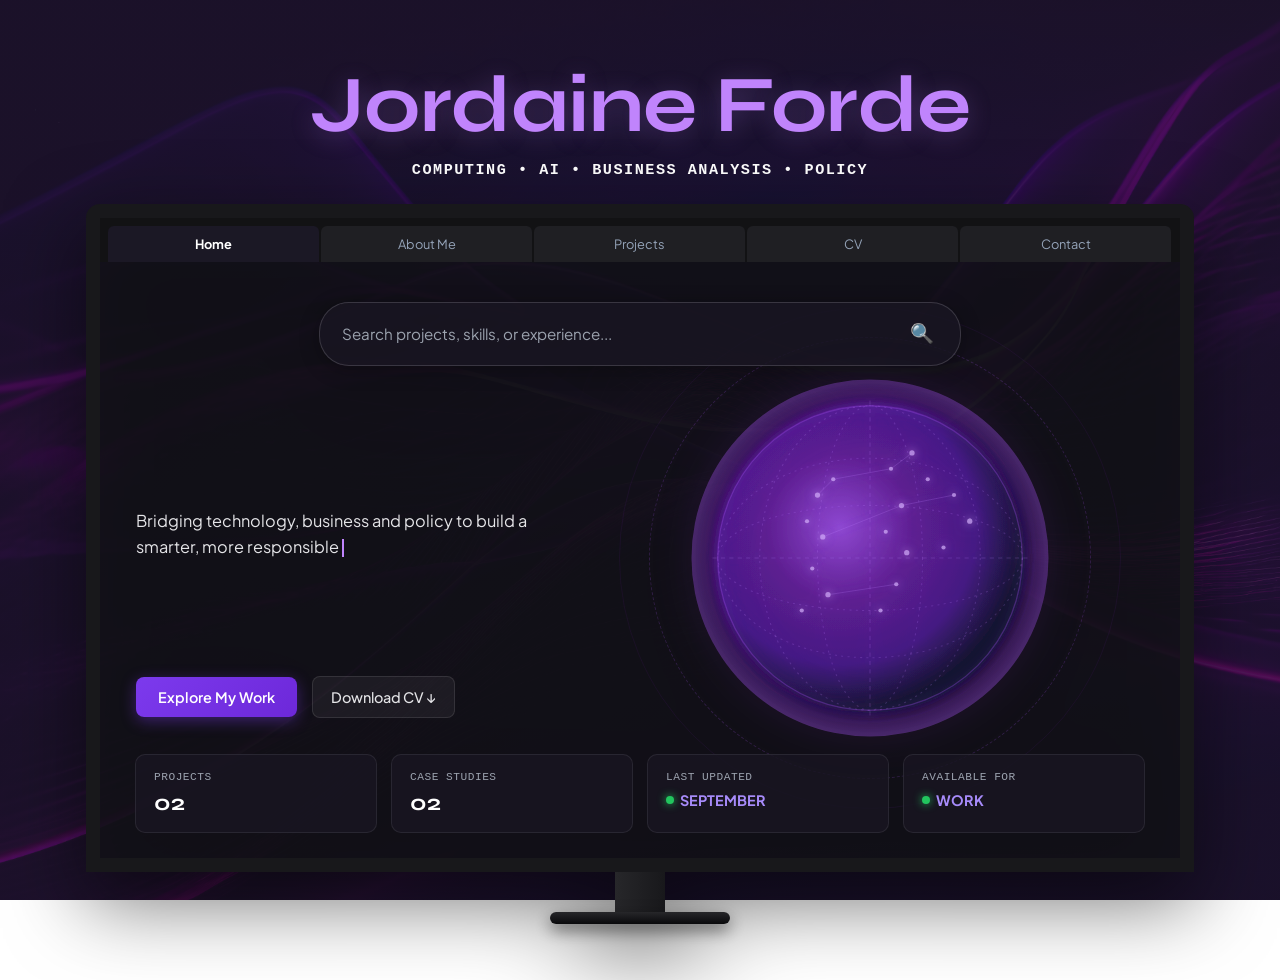
<file: index.html>
<!DOCTYPE html>
<html lang="en">
<head>
    <meta charset="UTF-8">
    <meta name="viewport" content="width=device-width, initial-scale=1.0">
    <title>Jordaine Forde - Portfolio</title>

    <!-- 1. Load Google Fonts first -->
    <link rel="preconnect" href="https://fonts.googleapis.com">
    <link rel="preconnect" href="https://fonts.gstatic.com" crossorigin>
    <link href="https://fonts.googleapis.com/css2?family=Plus+Jakarta+Sans:wght@400;500;600&family=Syne:wght@700&display=swap" rel="stylesheet">

    <!-- 2. Load stylesheet immediately after fonts to prevent messy loading / FOUC -->
    <link rel="stylesheet" href="index.css">

    <!-- 3. Preload background image -->
    <link rel="preload" as="image" href="background-waves.jpg">
</head>
<body>

    <div class="home-container-centered">
        
        <!-- Header / Title -->
        <div class="home-header-center">
            <h1>Jordaine Forde</h1>
            <p class="professional-tagline">Computing &bull; AI &bull; Business Analysis &bull; Policy</p>
        </div>

        <!-- Monitor Section -->
        <div class="home-monitor-center">
            <div class="monitor">
                <div class="screen">
                    
                    <!-- Top Navigation Tabs -->
                    <div class="tabs">
                        <a href="index.html" class="tab active">Home</a>
                        <a href="about_me.html" class="tab">About Me</a>
                        <a href="lab_projects.html" class="tab">Projects</a>
                        <a href="my_cv.html" class="tab">CV</a>
                        <a href="contact.html" class="tab">Contact</a>
                    </div>

                    <!-- Static, Darker, Larger Holographic Earth Graphic (Behind search bar) -->
                    <div class="screen-hero-graphic">
                        <div class="earth-container">
                            <svg class="earth-svg" viewBox="0 0 400 400" xmlns="http://www.w3.org/2000/svg">
                                <defs>
                                    <radialGradient id="neonCore" cx="40%" cy="40%" r="60%">
                                        <stop offset="0%" stop-color="#a855f7" />
                                        <stop offset="40%" stop-color="#6b21a8" />
                                        <stop offset="75%" stop-color="#4c1d95" />
                                        <stop offset="100%" stop-color="#0f172a" />
                                    </radialGradient>
                                    
                                    <radialGradient id="atmosphere" cx="50%" cy="50%" r="50%">
                                        <stop offset="60%" stop-color="rgba(107, 33, 168, 0)" />
                                        <stop offset="85%" stop-color="rgba(126, 34, 206, 0.2)" />
                                        <stop offset="100%" stop-color="rgba(168, 85, 247, 0.35)" />
                                    </radialGradient>

                                    <filter id="superGlow" x="-50%" y="-50%" width="200%" height="200%">
                                        <feGaussianBlur stdDeviation="4" result="blur1" />
                                        <feGaussianBlur stdDeviation="8" result="blur2" />
                                        <feMerge>
                                            <feMergeNode in="blur2" />
                                            <feMergeNode in="blur1" />
                                            <feMergeNode in="SourceGraphic" />
                                        </feMerge>
                                    </filter>
                                </defs>

                                <!-- Outer Atmospheric Glow Halo -->
                                <circle cx="200" cy="200" r="170" fill="url(#atmosphere)" />

                                <!-- Main Globe Base Sphere -->
                                <circle cx="200" cy="200" r="145" fill="url(#neonCore)" filter="url(#superGlow)" opacity="0.8" />

                                <!-- Detailed Cyber Grid & Meridians -->
                                <g stroke="rgba(192, 132, 252, 0.2)" stroke-width="1" fill="none" filter="url(#superGlow)">
                                    <ellipse cx="200" cy="200" rx="145" ry="50" stroke-dasharray="2 4" />
                                    <ellipse cx="200" cy="200" rx="145" ry="95" stroke-dasharray="2 4" />
                                    <ellipse cx="200" cy="200" rx="50" ry="145" stroke-dasharray="2 4" />
                                    <ellipse cx="200" cy="200" rx="105" ry="145" stroke-dasharray="2 4" />
                                    <circle cx="200" cy="200" r="145" stroke-width="1.2" stroke="rgba(168, 85, 247, 0.3)" />
                                    <line x1="50" y1="200" x2="350" y2="200" stroke-dasharray="4 4" />
                                    <line x1="200" y1="50" x2="200" y2="350" stroke-dasharray="4 4" />
                                </g>

                                <!-- Holographic Dot Matrix / Continental Scatter Points -->
                                <g fill="#d8b4fe" filter="url(#superGlow)" opacity="0.7">
                                    <circle cx="150" cy="140" r="2.5" /><circle cx="165" cy="125" r="2" /><circle cx="140" cy="165" r="2" /><circle cx="155" cy="180" r="2.5" /><circle cx="145" cy="210" r="2" /><circle cx="160" cy="235" r="2.5" /><circle cx="135" cy="250" r="2" />
                                    <circle cx="220" cy="115" r="2" /><circle cx="240" cy="100" r="2.5" /><circle cx="255" cy="125" r="2" /><circle cx="230" cy="150" r="2.5" /><circle cx="215" cy="175" r="2" /><circle cx="235" cy="195" r="2.5" /><circle cx="225" cy="225" r="2" /><circle cx="210" cy="250" r="2" />
                                    <circle cx="280" cy="140" r="2" /><circle cx="295" cy="165" r="2.5" /><circle cx="270" cy="190" r="2" />
                                </g>

                                <!-- Interconnecting Node Lines -->
                                <g stroke="rgba(192, 132, 252, 0.25)" stroke-width="0.8" filter="url(#superGlow)">
                                    <line x1="150" y1="140" x2="165" y2="125" />
                                    <line x1="165" y1="125" x2="220" y2="115" />
                                    <line x1="220" y1="115" x2="240" y2="100" />
                                    <line x1="155" y1="180" x2="230" y2="150" />
                                    <line x1="230" y1="150" x2="280" y2="140" />
                                    <line x1="160" y1="235" x2="225" y2="225" />
                                </g>
                            </svg>

                            <!-- Static Orbital Rings -->
                            <div class="orbit orbit-1"></div>
                            <div class="orbit orbit-2"></div>
                        </div>
                    </div>

                    <!-- Search Bar -->
                    <div class="google-bar">
                        <div class="google-search">
                            <input type="text" id="searchInput" placeholder="Search projects, skills, or experience...">
                            <button type="submit" id="searchBtn">&#128269;</button>
                        </div>
                        <div id="search-results" style="display: none;"></div>
                    </div>

                    <!-- Intro Text -->
                    <div class="screen-main-body">
                        <p class="screen-intro-box" id="typing-intro"><span class="cursor"></span></p>
                    </div>

                    <!-- Action Buttons (CV button now triggers direct file download) -->
                    <div class="hero-buttons">
                        <a href="lab_projects.html" class="btn-primary">Explore My Work</a>
                        <a href="JordaineFordeCV.pdf" download class="btn-secondary">Download CV &darr;</a>
                    </div>

                    <!-- Bottom Section Stats -->
                    <div class="screen-bottom-section">
                        <div class="hero-stats">
                            <div class="stat-card">
                                <span class="stat-label">PROJECTS</span>
                                <span class="stat-number">02</span>
                            </div>
                            <div class="stat-card">
                                <span class="stat-label">CASE STUDIES</span>
                                <span class="stat-number">02</span>
                            </div>
                            <div class="stat-card">
                                <span class="stat-label">LAST UPDATED</span>
                                <span class="stat-status"><span class="pulse-dot"></span>SEPTEMBER</span>
                            </div>
                            <div class="stat-card">
                                <span class="stat-label">AVAILABLE FOR</span>
                                <span class="stat-status"><span class="pulse-dot"></span>WORK</span>
                            </div>
                        </div>
                    </div>

                    <!-- Hover Preview Layer -->
                    <div id="hover-preview"></div>

                </div>
                <!-- Monitor Stand & Base -->
                <div class="stand"></div>
                <div class="base"></div>
            </div>
        </div>

    </div>

    <script src="index.js"></script>
</body>
</html>
</file>
<file: index.css>
body {
    background: linear-gradient(rgba(30, 16, 46, 0.78), rgba(30, 16, 46, 0.78)), url('background-waves.jpg');
    background-size: cover;
    background-position: center;
    background-repeat: no-repeat;
    background-attachment: fixed;
    color: #484186; 
    font-family: 'Plus Jakarta Sans', sans-serif;
    margin: 0;
    overflow-x: hidden;
}

.home-container-centered {
    display: flex;
    flex-direction: column;
    align-items: center;
    justify-content: center;
    min-height: 100vh;
    padding: 40px 20px; 
    gap: 25px;
}

.home-header-center {
    text-align: center;
}

.home-header-center h1 {
    font-family: 'Syne', sans-serif;
    font-size: 5em;
    margin: 0 0 8px 0;
    color: #c084fc;
    font-weight: 700;
    letter-spacing: -0.5px;
    text-shadow: 0 4px 25px rgba(192, 132, 252, 0.25);
}

.professional-tagline {
    color: #ffffff;
    font-weight: 600;
    font-family: 'Courier New', monospace;
    font-size: 0.95em;
    letter-spacing: 1.5px;
    margin: 0;
    text-transform: uppercase;
}

.home-monitor-center {
    display: flex;
    justify-content: center;
    width: 100%;
}

.monitor {
    text-align: center;
    filter: drop-shadow(0 30px 40px rgba(0, 0, 0, 0.6));
}

.screen {
    background: rgba(18, 18, 24, 0.78);
    backdrop-filter: blur(12px);
    -webkit-backdrop-filter: blur(12px);
    border: 14px solid #18181b;
    border-radius: 14px 14px 0 0;
    height: 640px; 
    overflow: hidden;
    display: flex;
    flex-direction: column;
    position: relative; 
    width: 1080px; 
    max-width: 96vw;
}

.tabs {
    display: flex;
    justify-content: flex-start;
    background-color: #121214;
    padding: 8px 8px 0 8px;
    gap: 1px;
    width: 100%;
    box-sizing: border-box;
    flex-shrink: 0;
    z-index: 3;
}

.tab {
    background-color: #1f1f23;
    color: #94a3b8;
    padding: 10px 0;
    flex: 1;
    text-align: center;
    border-radius: 6px 6px 0 0;
    text-decoration: none;
    font-size: 0.8em;
    font-family: 'Plus Jakarta Sans', sans-serif;
    transition: background 0.2s, color 0.2s;
    border-right: 1px solid #121214;
}

.tab:hover {
    background-color: #27272a;
    color: #ffffff;
}

.tab.active {
    background-color: rgba(28, 25, 38, 0.95);
    color: #ffffff;
    font-weight: bold;
    z-index: 2;
}

/* Search Bar (Higher z-index so it sits cleanly in front of the earth graphic) */
.google-bar {
    position: absolute;
    top: 84px;  
    left: 50%;
    transform: translateX(-50%);
    width: 100%;
    display: flex;
    flex-direction: column;
    align-items: center;
    z-index: 3;
}

.google-search {
    display: flex;
    align-items: center;
    border: 1px solid rgba(255, 255, 255, 0.15);
    border-radius: 30px;
    padding: 10px 20px;
    width: 600px;
    max-width: 90%;
    height: 42px;
    background: rgba(25, 22, 35, 0.85);
    box-shadow: 0 4px 20px rgba(0,0,0,0.3);
}

.google-search input {
    border: none;
    outline: none;
    font-size: 0.95em;
    font-family: 'Plus Jakarta Sans', sans-serif;
    color: #f4f4f5;
    background: transparent;
    width: 100%;
}

.google-search input::placeholder {
    color: #9ca3af;
}

.google-search button {
    background-color: transparent;
    border: none;
    cursor: pointer;
    font-size: 1.2em;
}

/* Search Results Styling */
#search-results {
    width: 600px;
    max-width: 90%;
    background: rgba(25, 22, 35, 0.95);
    border: 1px solid rgba(255, 255, 255, 0.15);
    border-radius: 12px;
    margin-top: 8px;
    padding: 10px;
    box-shadow: 0 8px 25px rgba(0,0,0,0.4);
    text-align: left;
    max-height: 200px;
    overflow-y: auto;
}

#search-results .results {
    padding: 8px 12px;
    border-bottom: 1px solid rgba(255, 255, 255, 0.05);
}

#search-results .results:last-child {
    border-bottom: none;
}

#search-results .results a {
    color: #c084fc;
    text-decoration: none;
    font-weight: 600;
    font-size: 0.9em;
}

#search-results .results a:hover {
    text-decoration: underline;
}

#search-results .results p {
    color: #9ca3af;
    font-size: 0.8em;
    margin: 4px 0 0 0;
}

/* Intro Text Box */
.screen-main-body {
    position: absolute;
    top: 290px;  
    left: 36px;  
    display: flex;
    flex-direction: column;
    align-items: flex-start;
    max-width: 420px; 
    z-index: 2;
}

.screen-intro-box {
    text-align: left;
    color: #e4e4e7;
    font-size: 1.02em;
    line-height: 1.6;
    font-family: 'Plus Jakarta Sans', sans-serif;
    margin: 0;
    font-weight: 400;
}

/* Typing Animation Cursor */
.cursor {
    display: inline-block;
    width: 2px;
    height: 1.1em;
    background-color: #c084fc;
    margin-left: 3px;
    vertical-align: middle;
    animation: blink 0.8s infinite;
}

@keyframes blink {
    0%, 100% { opacity: 1; }
    50% { opacity: 0; }
}

/* Larger, Darker, Static Holographic Earth Graphic Styles (Positioned behind search bar) */
.screen-hero-graphic {
    position: absolute;
    top: 110px;
    right: 80px;
    width: 460px;
    height: 460px;
    display: flex;
    justify-content: center;
    align-items: center;
    z-index: 1;
    pointer-events: none;
}

.earth-container {
    position: relative;
    width: 420px;
    height: 420px;
    display: flex;
    justify-content: center;
    align-items: center;
}

.earth-svg {
    width: 100%;
    height: 100%;
    filter: drop-shadow(0 0 20px rgba(107, 33, 168, 0.35));
}

.orbit {
    position: absolute;
    top: 50%;
    left: 50%;
    border: 1px dashed rgba(168, 85, 247, 0.2);
    border-radius: 50%;
    transform: translate(-50%, -50%);
    pointer-events: none;
}

.orbit-1 {
    width: 440px;
    height: 440px;
}

.orbit-2 {
    width: 500px;
    height: 500px;
    border: 1px solid rgba(107, 33, 168, 0.1);
}

/* Action Buttons */
.hero-buttons {
    position: absolute;
    bottom: 140px; 
    left: 36px;
    display: flex;
    gap: 15px;
    align-items: center;
    justify-content: flex-start;
    z-index: 2;
}

.btn-primary {
    background: linear-gradient(135deg, #7c3aed, #6d28d9);
    color: #ffffff;
    padding: 11px 22px;
    border-radius: 8px;
    text-decoration: none;
    font-weight: 600;
    font-size: 0.9em;
    box-shadow: 0 4px 15px rgba(124, 58, 237, 0.4);
    transition: transform 0.2s, background 0.2s;
}

.btn-primary:hover {
    transform: translateY(-2px);
    background: linear-gradient(135deg, #8b5cf6, #7c3aed);
}

.btn-secondary {
    background: rgba(255, 255, 255, 0.05);
    color: #e4e4e7;
    padding: 11px 18px;
    border-radius: 8px;
    text-decoration: none;
    font-weight: 500;
    font-size: 0.9em;
    border: 1px solid rgba(255, 255, 255, 0.1);
    transition: background 0.2s, border-color 0.2s;
}

.btn-secondary:hover {
    background: rgba(255, 255, 255, 0.1);
    border-color: rgba(255, 255, 255, 0.2);
}

/* Bottom Section Container (Stats) */
.screen-bottom-section {
    position: absolute;
    bottom: 25px;
    left: 35px;
    right: 35px;
    z-index: 2;
}

.hero-stats {
    display: grid;
    grid-template-columns: repeat(4, 1fr);
    gap: 14px;
    width: 100%;
}

.stat-card {
    background: rgba(25, 22, 35, 0.85);
    border: 1px solid rgba(255, 255, 255, 0.08);
    border-radius: 10px;
    padding: 16px 18px; 
    display: flex;
    flex-direction: column;
    gap: 6px;
    text-align: left;
}

.stat-label {
    font-size: 0.7em;
    color: #9ca3af;
    letter-spacing: 0.5px;
    font-family: 'Courier New', monospace;
}

.stat-number {
    font-size: 1.4em;
    font-weight: 700;
    color: #ffffff;
    font-family: 'Syne', sans-serif;
}

.stat-status {
    font-size: 0.9em;
    font-weight: 700;
    color: #a78bfa;
    display: flex;
    align-items: center;
    gap: 6px;
    margin-top: 2px;
}

.pulse-dot {
    display: inline-block;
    width: 8px;
    height: 8px;
    background-color: #22c55e;
    border-radius: 50%;
    box-shadow: 0 0 8px #22c55e;
}

/* Stand and Base */
.stand {
    width: 50px;
    height: 40px;
    background: linear-gradient(90deg, #27272a, #18181b);
    margin: 0 auto;
}

.base {
    width: 180px;
    height: 12px;
    background: linear-gradient(to bottom, #27272a, #09090b);
    margin: 0 auto;
    border-radius: 6px;
    box-shadow: 0 6px 16px rgba(0,0,0,0.5);
} 

/* Hover Preview Overlay */
#hover-preview {
    display: none;
}

#hover-preview:not(:empty) {
    display: block;
    position: absolute;
    top: 45px;
    left: 0;
    right: 0;
    bottom: 0;
    background: #121214;
    z-index: 5;
}

#hover-preview img {
    width: 100%;
    height: 100%;
    object-fit: cover;
    display: block;
}

.no-results { color: #9ca3af; padding: 10px; font-size: 0.85em; }
</file>
